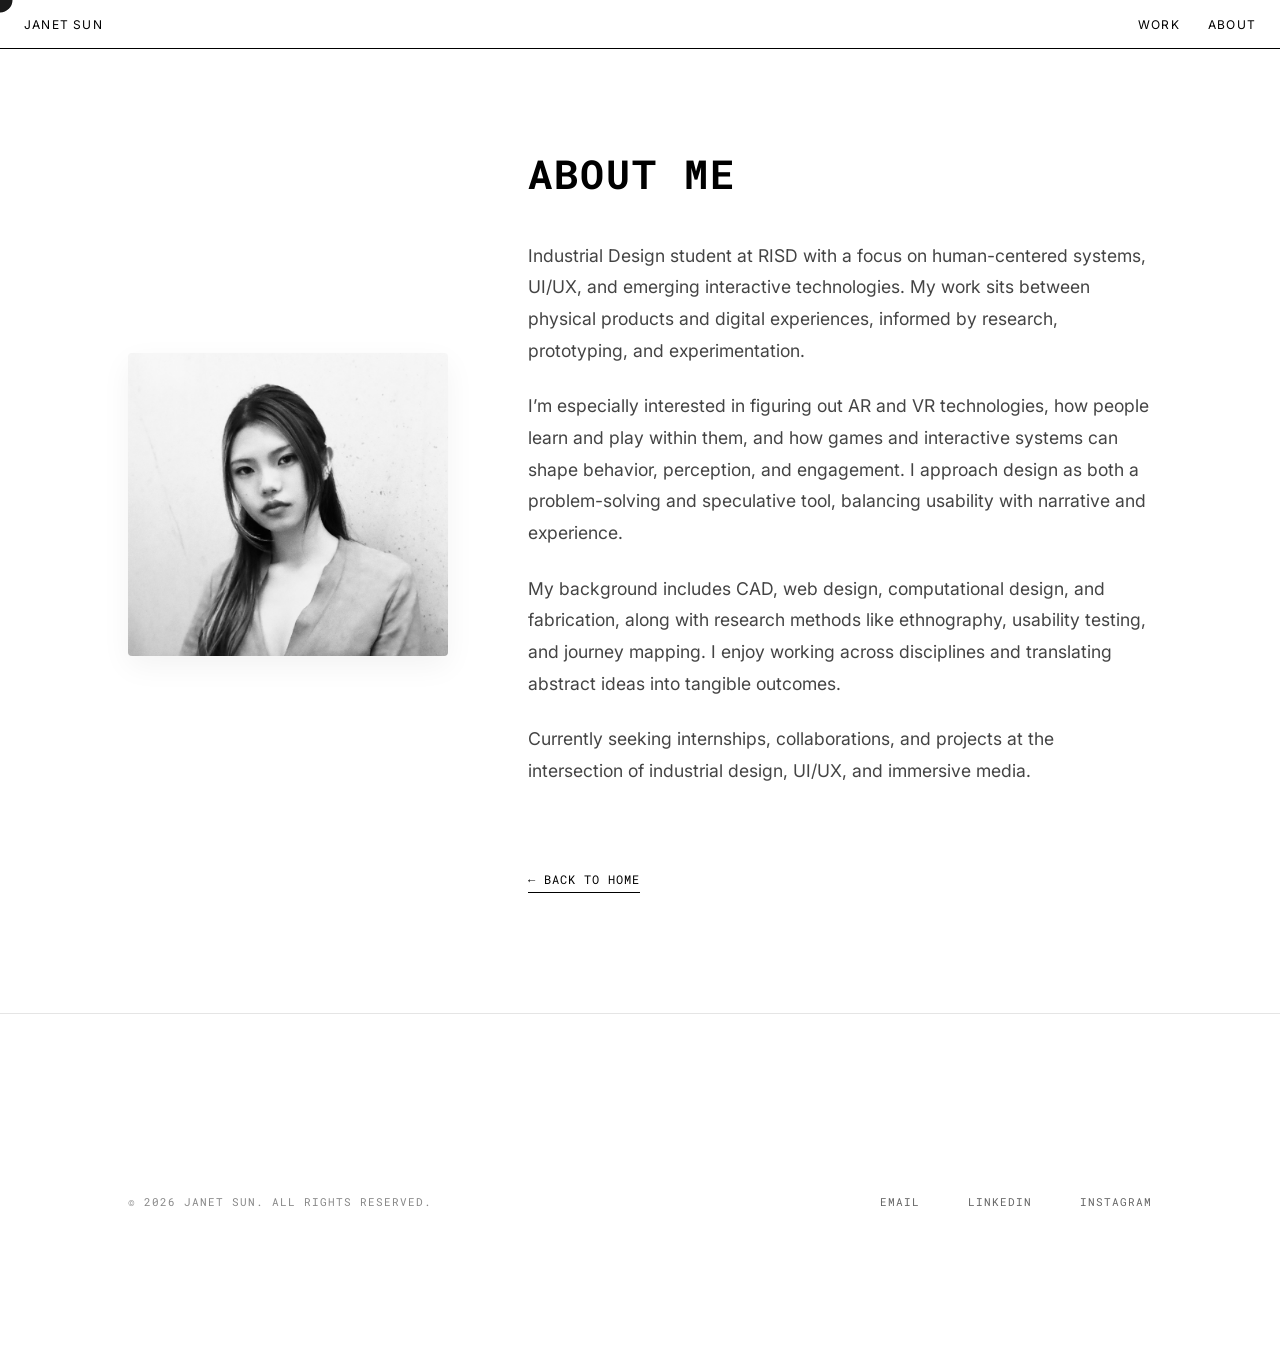
<file: about.html>
<!DOCTYPE html>
<html lang="en">
<head>
<meta charset="UTF-8" />
<meta name="viewport" content="width=device-width, initial-scale=1.0" />
<title>About - Janet Sun</title>

<link href="https://fonts.googleapis.com/css2?family=Inter:wght@400;500&family=Source+Serif+4:opsz@8..60&family=Roboto+Mono&display=swap" rel="stylesheet">
<link rel="stylesheet" href="styles.css">
<style>
  .about-container {
    padding: 120px 10%;
    min-height: 100vh;
    display: flex;
    flex-direction: column;
    align-items: center;
    background: #fff;
  }
  .about-content {
    max-width: 1200px;
    width: 100%;
    display: flex;
    gap: 80px;
    align-items: center;
  }
  .about-text {
    flex: 1;
  }
  .about-image {
    width: 320px;
    flex-shrink: 0;
  }
  .about-image img {
    width: 100%;
    height: auto;
    border-radius: 4px;
    box-shadow: 0 10px 30px rgba(0,0,0,0.05);
  }
  .about-content h1 {
    font-family: 'Roboto Mono', monospace;
    font-size: 2.5rem;
    margin-bottom: 40px;
    text-transform: uppercase;
    letter-spacing: 2px;
  }
  .about-content p {
    font-family: 'Inter', sans-serif;
    font-size: 1.1rem;
    line-height: 1.8;
    color: #444;
    margin-bottom: 24px;
  }
  @media (max-width: 900px) {
    .about-content {
      flex-direction: column;
      align-items: center;
    }
    .about-image {
      width: 100%;
      max-width: 400px;
      margin-bottom: 40px;
    }
  }
  .back-button {
    margin-top: 60px;
    display: inline-block;
    font-family: 'Roboto Mono', monospace;
    text-transform: uppercase;
    font-size: 12px;
    letter-spacing: 1px;
    color: #000;
    text-decoration: none;
    border-bottom: 1px solid #000;
    padding-bottom: 4px;
  }
</style>
</head>

<body>

<div class="cursor"></div>

<div class="nav" style="opacity: 1;">
  <div onclick="window.location.href='index.html'" style="cursor: pointer;">Janet Sun</div>
  <div class="nav-right">
    <span onclick="window.location.href='index.html#work'" style="cursor: pointer;">Work</span>
    <span onclick="window.location.href='about.html'" style="cursor: pointer;">About</span>
  </div>
</div>

<div class="about-container">
  <div class="about-content">
    <div class="about-image">
      <img src="photo/about/IMG_9194.jpg" alt="Janet Sun profile photo">
    </div>
    <div class="about-text">
      <h1>About me</h1>
      <p>
        Industrial Design student at RISD with a focus on human-centered systems, UI/UX, and emerging interactive technologies. My work sits between physical products and digital experiences, informed by research, prototyping, and experimentation.
      </p>
      <p>
        I’m especially interested in figuring out AR and VR technologies, how people learn and play within them, and how games and interactive systems can shape behavior, perception, and engagement. I approach design as both a problem-solving and speculative tool, balancing usability with narrative and experience.
      </p>
      <p>
        My background includes CAD, web design, computational design, and fabrication, along with research methods like ethnography, usability testing, and journey mapping. I enjoy working across disciplines and translating abstract ideas into tangible outcomes.
      </p>
      <p>
        Currently seeking internships, collaborations, and projects at the intersection of industrial design, UI/UX, and immersive media.
      </p>
      <a href="index.html" class="back-button" onclick="sessionStorage.setItem('skipIndexAnimations','1')">← Back to Home</a>
    </div>
  </div>
</div>

<footer class="footer">
  <div class="footer-content">
    <div class="footer-left">
      <p>&copy; 2026 Janet Sun. All rights reserved.</p>
    </div>
    <div class="footer-right">
      <a href="mailto:janetsun05@gmail.com">Email</a>
      <a href="#">LinkedIn</a>
      <a href="#">Instagram</a>
    </div>
  </div>
</footer>

<script src="main.js"></script>
</body>
</html>
</file>
<file: styles.css>
:root {
  --bg: #ffffff;
  --orange: #ffffff;
  --peach: #ffffff;
  --blue: #cfe6f8;
  --green: #ffffff;
  --pink: #ffffff;
  --text-dark: #000000;
}

* {
  box-sizing: border-box;
}

html {
  scroll-behavior: smooth;
  cursor: none;
}

body {
  margin: 0;
  background: var(--bg);
  font-family: Inter, sans-serif;
  min-height: 100vh;
  overflow-x: hidden;
  overflow-y: auto;
  cursor: none;
  -webkit-user-select: none; /* Safari */
  -ms-user-select: none; /* IE 10+ and Edge */
  user-select: none; /* Standard syntax */
}

/* Top Nav */
.nav {
  position: fixed;
  top: 0;
  left: 0;
  right: 0;
  z-index: 10000;
  padding: 16px 24px;
  display: flex;
  justify-content: space-between;
  font-size: 12px;
  letter-spacing: 0.1em;
  text-transform: uppercase;
  background: rgba(255, 255, 255, 0.05);
  backdrop-filter: blur(10px);
  -webkit-backdrop-filter: blur(10px);
  border-top: 1px solid rgba(255, 255, 255, 0.8);
  border-bottom: 1px solid #000;
  box-shadow: inset 0 1px 0 rgba(255, 255, 255, 0.3);
  color: #000;
  opacity: 0;
  transition: opacity 1s ease;
}

/* Problem Section Styles */
.problem-section {
  padding: 140px 10%;
  background: #fff;
  text-align: center;
  position: relative;
  z-index: 10;
  min-height: 100vh;
  display: flex;
  flex-direction: column;
  justify-content: center;
}

.problem-label {
  font-family: 'Roboto Mono', monospace;
  font-size: 14px;
  text-transform: uppercase;
  letter-spacing: 2px;
  color: #666;
  margin-bottom: 40px;
  font-weight: 400;
  display: block;
}

.problem-statement {
  font-family: 'Source Serif 4', serif;
  font-size: 2.4rem;
  line-height: 1.4;
  max-width: 1000px;
  margin: 0 auto;
  color: #222;
  font-weight: 400;
}

@media (max-width: 768px) {
  .problem-section {
    padding: 80px 5%;
  }
  .problem-statement {
    font-size: 1.8rem;
  }
}

.nav-right span {
  margin-left: 24px;
}

/* Board */
.board {
  position: relative;
  width: 100%;
  height: 65vh;
}

.bg-paragraph {
  position: absolute;
  top: 65px;
  left: 24px;
  font-size: 25px;
  color: #eeeeee; /* Lighter Grey */
  width: 36vw;
  line-height: 1.4;
  z-index: 5;
  pointer-events: none;
  font-family: 'Roboto Mono', monospace;
  margin: 0;
  white-space: pre-wrap;
  word-spacing: 2px;
  transition: color 0.5s ease, filter 0.5s ease-out;
  filter: blur(8px);
}

.bg-paragraph.dark-mode {
  color: #000000ac;
  filter: blur(0);
}

/* Hero Section */
.hero {
  position: absolute;
  top: calc(50% - 15px);
  left: 50%;
  transform: translate(-50%, -50%);
  text-align: center;
  z-index: 0;
  pointer-events: none;
}

.hero-video {
  width: 45vw;
  max-width: 650px;
  height: auto;
  display: block;
  margin: 0 auto;
  mix-blend-mode: multiply;
  opacity: 0.98;
  filter: blur(0.5px);
}

.hero-name {
  font-size: 19px;
  font-weight: bold;
  text-transform: uppercase;
  letter-spacing: -0.07em;
  color: #000;
  text-align: right;
  margin-top: -150px;
  margin-right: 80px;
  position: relative;
  z-index: 500;
  opacity: 0;
  transition: opacity 1s ease;
  filter: blur(0.4px);
  text-shadow: #0000000f 1px 1px 2px;
}

/* Custom cursor */
.cursor {
  position: fixed;
  width: 25px;
  height: 25px;
  background: rgba(255, 255, 255, 0.1);
  backdrop-filter: invert(1);
  -webkit-backdrop-filter: invert(1);
  border-radius: 50%;
  pointer-events: none;
  z-index: 10001;
  transform: translate(-50%, -50%);
  transition: left 0.15s ease-out, top 0.15s ease-out, width 0.2s ease, height 0.2s ease;
}

.cursor.grow {
  width: 65px;
  height: 65px;
}

/* No hand cursor - custom cursor only everywhere */
a, button, [onclick], .nav > div, .nav span, .nav-right span, .timeline-item, .back-button, .ideation-trigger {
  cursor: none !important;
}

/* Cards */
.card {
  position: absolute;
  padding: 22px 24px;
  transform-origin: center;
  /* animation will be triggered by JS after video ends */
  opacity: 0; 
  border-radius: 20px;
  backdrop-filter: blur(20px) brightness(1.1) saturate(2.1);
  -webkit-backdrop-filter: blur(10px) brightness(1.1) saturate(1.1);
  border: 1px solid rgba(255, 255, 255, 0.6);
  z-index: 10;
  color: #000;
  font-family: 'Roboto Mono', monospace;
  background: rgba(255, 255, 255, 0.01);
  box-shadow: 
    0 8px 32px 0 rgba(0, 0, 0, 0.1),
    inset 0 0 0 1px rgba(255, 255, 255, 0.4);
  transition: margin-top 0.5s ease, box-shadow 0.5s ease;
}

.card p {
  font-size: 16px;
  line-height: 1.4;
  margin: 0;
}

.card:hover {
  margin-top: -2px;
  box-shadow: 
    0 12px 40px 0 rgba(0, 0, 0, 0.15),
    inset 0 0 0 1px rgba(255, 255, 255, 0.3);
}

.card.animate-in {
  animation: floatIn 1.5s cubic-bezier(0.23, 1, 0.32, 1) forwards;
}

.card.orange {
  width: 320px;
}

.card.peach {
  width: 300px;
  font-size: 16px;
}

.card.blue {
  width: 90px;
  height: 90px;
  display: flex;
  align-items: center;
  justify-content: center;
  font-size: 20px;
}

.card.green {
  padding: 10px 14px;
  font-size: 22px;
  letter-spacing: 0.15em;
}

/* Card placement */
.card.orange {
  top: 38%;
  left: 34%;
  transform: rotate(-3deg);
}

.card.peach {
  top: 48%;
  left: 52%;
  transform: rotate(2deg);
}

.card.blue {
  top: 60%;
  left: 33%;
  transform: rotate(-8deg);
}

.card.green {
  top: 43%;
  left: 62%;
  transform: rotate(6deg);
}

/* Orange card details */
.orange .line {
  border-bottom: 1px solid rgba(0, 0, 0, 0.2);
  margin: 12px 0;
}

.orange .dots {
  display: flex;
  gap: 10px;
  margin-bottom: 10px;
}

.orange .dots span {
  width: 8px;
  height: 8px;
  background: rgba(0, 0, 0, 0.5);
  display: block;
}

/* Scroll Arrow */
.scroll-arrow {
  position: absolute;
  bottom: 5px;
  left: 50%;
  transform: translateX(-50%);
  font-size: 24px;
  color: #000;
  animation: bounce 2s infinite;
  opacity: 0;
  transition: opacity 1s ease;
}

.white-page-line {
  position: absolute;
  bottom: 50px;
  left: 0;
  right: 0;
  border-bottom: 1px solid #000;
  opacity: 0;
  transition: opacity 1s ease;
}

.card.animate-in ~ .scroll-arrow,
.card.animate-in ~ .white-page-line {
  opacity: 1;
}

@keyframes bounce {
  0%, 20%, 50%, 80%, 100% { transform: translate(-50%, 0); }
  40% { transform: translate(-50%, -10px); }
  60% { transform: translate(-50%, -5px); }
}

/* Gallery Section */
.gallery-section {
  padding: 100px 5%;
  background: #fff;
  min-height: 100vh;
  transition: filter 1.2s ease, opacity 1.2s ease;
}
.gallery-section.gallery-section-blurred {
  filter: blur(12px);
  opacity: 0.5;
}

.gallery-container {
  display: flex;
  gap: 60px;
  align-items: flex-start;
}

.section-header {
  width: 200px;
  display: flex;
  flex-direction: column;
  align-items: flex-start;
  text-align: left;
  position: sticky;
  top: 100px;
}

.section-header h1 {
  font-family: 'Roboto Mono', monospace;
  font-size: 20px;
  font-weight: 500;
  margin-bottom: 20px;
  text-transform: uppercase;
  color: #000;
  letter-spacing: 2px;
}

.section-header p {
  font-family: 'Inter', sans-serif;
  font-size: 13px;
  line-height: 1.6;
  color: #666;
  text-transform: uppercase;
  letter-spacing: 1px;
  margin-bottom: 40px;
}

.skills-list {
  width: 100%;
}

.skills-group {
  margin-bottom: 25px;
}

.skills-group h4 {
  font-family: 'Roboto Mono', monospace;
  font-size: 11px;
  text-transform: uppercase;
  letter-spacing: 1.5px;
  color: #000;
  margin: 0 0 10px 0;
  font-weight: 500;
}

.skills-group ul {
  list-style: none;
  padding: 0;
  margin: 0;
}

.skills-group li {
  font-family: 'Inter', sans-serif;
  font-size: 10.5px;
  line-height: 1.8;
  color: #888;
  text-transform: uppercase;
  letter-spacing: 0.5px;
}

.vertical-line {
  width: 1px;
  background: rgba(0, 0, 0, 0.201);
  align-self: stretch;
}

.gallery-grid {
  flex: 1;
  display: grid;
  grid-template-columns: repeat(auto-fit, minmax(350px, 1fr));
  gap: 60px;
}

.gallery-item-link {
  text-decoration: none;
  cursor: none;
}

.gallery-item {
  text-align: left;
  transition: transform 0.4s ease;
  background: #fff; /* Match page background */
  overflow: hidden; /* Ensure scale doesn't bleed out */
}

.gallery-item:hover {
  transform: translateY(-5px);
}

.gallery-item img,
.gallery-item video {
  width: 100%;
  aspect-ratio: 4/ 3.46; /* More horizontal - shows more width, less side-cropping */
  object-fit: cover;
  border-radius: 0;
  margin-bottom: 25px;
  transition: transform 0.6s cubic-bezier(0.25, 1, 0.5, 1), filter 0.6s ease;
  border: none;
  outline: none;
  display: block;
  background-color: #f9f9f9;
}

.gallery-video {
  object-fit: cover;
  object-position: center 30%;
  background-color: transparent;
  transform: translateY(-2px); /* Shave off 2px from the top against the hidden overflow */
  pointer-events: none;
}
.gallery-video::-webkit-media-controls {
  display: none !important;
}
.gallery-video::-webkit-media-controls-enclosure {
  display: none !important;
}
.gallery-video::-webkit-media-controls-panel {
  display: none !important;
}

.gallery-item h3 {
  font-family: 'Roboto Mono', monospace;
  font-size: 16px;
  font-weight: 500;
  margin: 10px 0 8px 0;
  text-transform: uppercase;
  color: #000;
  letter-spacing: 1px;
}

.gallery-item h5 {
  font-family: 'Inter', sans-serif;
  font-size: 13px;
  margin: 0;
  color: #666;
  letter-spacing: 2px;
  text-transform: uppercase;
  font-weight: 400;
}

.gallery-item p {
  font-family: 'Inter', sans-serif;
  font-size: 15px;
  line-height: 1.6;
  color: #888;
  margin: 12px 0 0 0;
  max-width: 90%;
}

/* Problem Section Styles */
.problem-section {
  padding: 140px 10%;
  background: #fff;
  text-align: center;
  position: relative;
  z-index: 10;
}

.problem-label {
  font-family: 'Roboto Mono', monospace;
  font-size: 14px;
  text-transform: uppercase;
  letter-spacing: 2px;
  color: #666;
  margin-bottom: 40px;
  font-weight: 400;
  display: block;
}

.problem-statement {
  font-family: 'Source Serif 4', serif;
  font-size: 2.4rem;
  line-height: 1.4;
  max-width: 1000px;
  margin: 0 auto;
  color: #222;
  font-weight: 400;
}

@media (max-width: 768px) {
  .problem-section {
    padding: 80px 5%;
  }
  .problem-statement {
    font-size: 1.8rem;
  }
}

/* Marketing Section */
.marketing-section {
  width: 100%;
  padding: 100px 10%;
  background: #fff;
  position: relative;
  z-index: 10;
  text-align: center;
}

.marketing-container {
  width: 100%;
  max-width: 800px;
  margin: 0 auto;
  border-radius: 8px;
  overflow: hidden;
  box-shadow: 0 40px 100px rgba(0,0,0,0.1);
}

.marketing-image {
  width: 100%;
  height: auto;
  display: block;
  transition: transform 1.2s cubic-bezier(0.23, 1, 0.32, 1);
}

.marketing-container:hover .marketing-image {
  transform: scale(1.02);
}

/* Footer Section */
.footer {
  background: #fff;
  color: #000;
  padding: 180px 10% 100px;
  min-height: 40vh;
  border-top: 1px solid rgba(0, 0, 0, 0.1);
}

.footer-content {
  display: flex;
  justify-content: space-between;
  align-items: center;
  font-family: 'Roboto Mono', monospace;
  font-size: 11px;
  letter-spacing: 1px;
  text-transform: uppercase;
}

.footer-left p {
  margin: 0;
  color: #888;
}

.footer-right a {
  color: #000;
  text-decoration: none;
  margin-left: 40px;
  color: #666;
  transition: color 0.3s ease;
}

.footer-right a:hover {
  color: #000;
}

/* Animation */
@keyframes floatIn {
  from {
    opacity: 0;
    translate: 0 20px;
    filter: blur(8px);
  }
  to {
    opacity: 1;
    translate: 0 0;
    filter: blur(0);
  }
}
</file>
